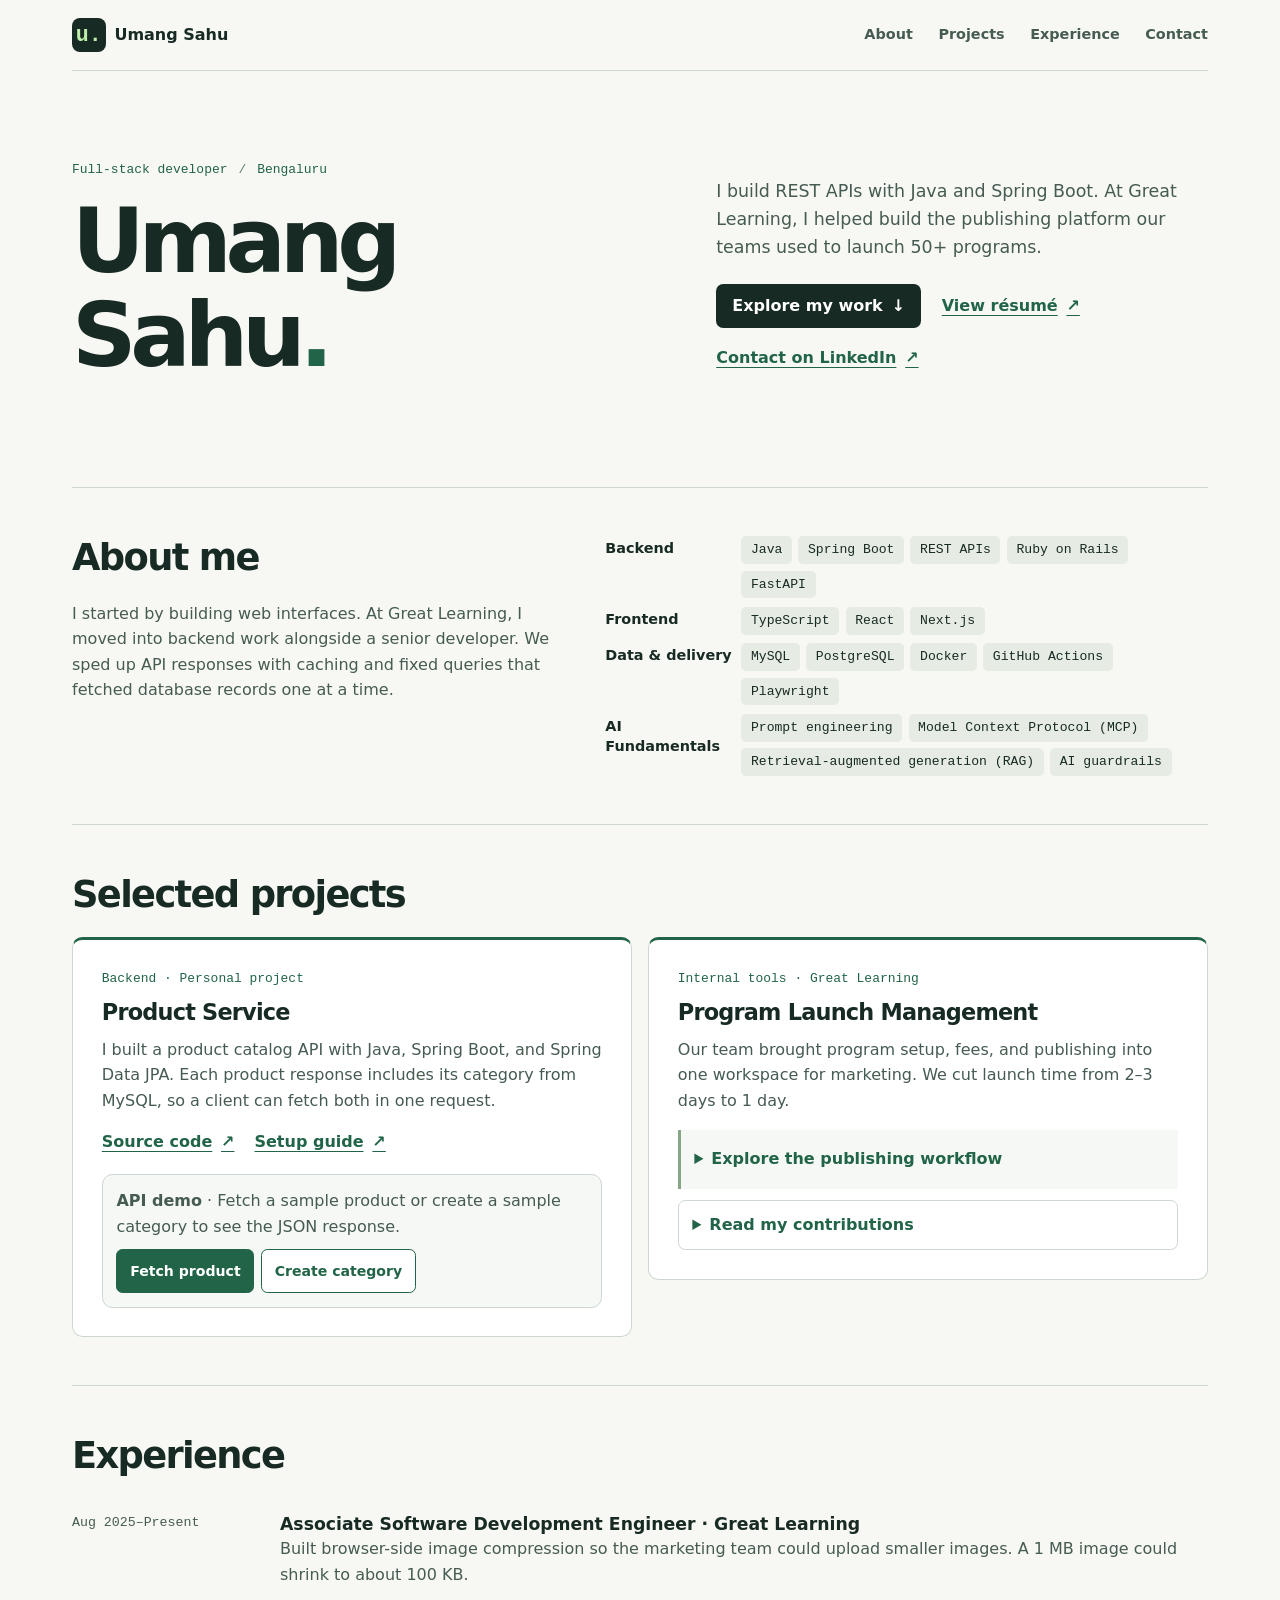
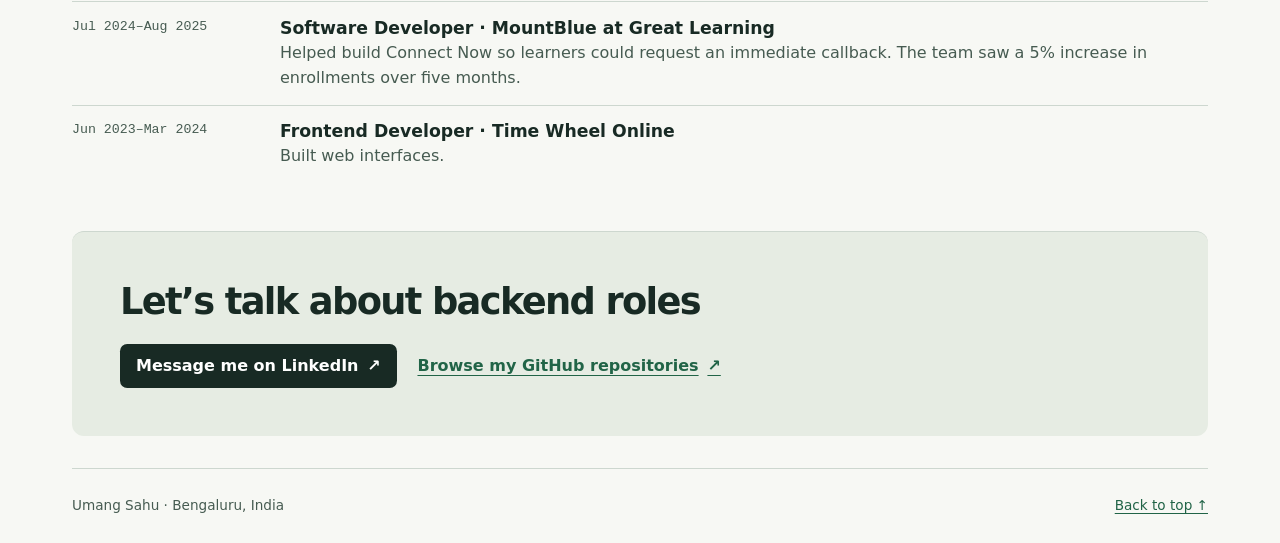
<file: portfolio/index.html>
<!doctype html>
<html lang="en">
<head>
  <meta property="og:site_name" content="Umang Sahu">
  <script type="application/ld+json">
{
  "@context": "https://schema.org",
  "@type": "ProfilePage",
  "url": "https://umang-sahu.com/",
  "mainEntity": {
    "@type": "Person",
    "name": "Umang Sahu",
    "givenName": "Umang",
    "familyName": "Sahu",
    "jobTitle": "Software Developer",
    "url": "https://umang-sahu.com/",
    "sameAs": [
      "https://github.com/umangsahu",
      "https://www.linkedin.com/in/umangsahu"
    ]
  }
}
  </script>
  <script>(function(w,d,s,l,i){w[l]=w[l]||[];w[l].push({'gtm.start':new Date().getTime(),event:'gtm.js'});var f=d.getElementsByTagName(s)[0],j=d.createElement(s),dl=l!='dataLayer'?'&l='+l:'';j.async=true;j.src='https://www.googletagmanager.com/gtm.js?id='+i+dl;f.parentNode.insertBefore(j,f);})(window,document,'script','dataLayer','GTM-TRQMFHM3');</script>
  <meta charset="utf-8">
  <meta name="viewport" content="width=device-width, initial-scale=1">
  <meta name="google-site-verification" content="XD-Gc328hvNBhitzA7bqlmppkahEA4vAFmDCJ1_4JKY" />
  <!-- [REPLACE: page title and search description] -->
  <title>Umang Sahu | Java &amp; Spring Boot Developer in Bengaluru</title>
  <meta name="description" content="Explore Umang Sahu’s Java and Spring Boot catalog API and his work on the publishing platform teams used to launch 50+ programs at Great Learning.">
  <link rel="canonical" href="https://umang-sahu.com/">
  <link rel="icon" type="image/png" sizes="384x384" href="favicon.png">
  <meta property="og:title" content="Umang Sahu | Java &amp; Spring Boot Developer in Bengaluru">
  <meta property="og:description" content="Explore Umang Sahu’s Java and Spring Boot catalog API and his work on the publishing platform teams used to launch 50+ programs at Great Learning.">
  <meta property="og:type" content="website">
  <meta property="og:url" content="https://umang-sahu.com/">
  <meta property="og:image" content="https://umang-sahu.com/favicon.png">
  <meta property="og:image:alt" content="Umang Sahu’s green u. monogram">
  <meta name="theme-color" content="#f7f8f4">
  <link rel="stylesheet" href="portfolio.css">
  <script src="reveals.js" defer></script>
  <script src="api-demo.js" defer></script>
</head>
<body>
  <noscript><iframe src="https://www.googletagmanager.com/ns.html?id=GTM-TRQMFHM3" height="0" width="0" style="display:none;visibility:hidden"></iframe></noscript>
  <span id="new-tab-note" hidden>Opens in a new tab.</span>
  <a class="skip" href="#main">Skip to content</a>
  <header class="masthead wrap">
    <!-- [REPLACE: name in header, hero, title and footer] -->
    <a class="brand" href="#intro"><span class="mark" aria-hidden="true">u.</span> Umang Sahu</a>
    <nav aria-label="Portfolio">
      <ul>
        <li><a href="#about">About</a></li>
        <li><a href="#work">Projects</a></li>
        <li><a href="#experience">Experience</a></li>
        <li><a href="#contact">Contact</a></li>
      </ul>
    </nav>
  </header>

  <main class="wrap" id="main">
    <section class="hero" id="intro" aria-labelledby="name">
      <!-- [REPLACE: professional title, location and bio] -->
      <div class="bio" data-reveal>
        <p class="role">Full-stack developer <span> / </span> Bengaluru</p>
        <h1 id="name">Umang Sahu<span>.</span></h1>
      </div>
      <div class="hero-content" data-reveal>
        <p class="intro">I build REST APIs with Java and Spring Boot. At Great Learning, I helped build the publishing platform our teams used to launch 50+ programs.</p>
        <div class="links">
          <a class="primary" href="#work">Explore my work <span aria-hidden="true">↓</span></a>
          <a href="resume.html" target="_blank" rel="noopener" aria-describedby="new-tab-note">View résumé <span aria-hidden="true">↗</span></a>
          <a href="https://linkedin.com/in/umangsahu" target="_blank" rel="noopener" aria-describedby="new-tab-note">Contact on LinkedIn <span aria-hidden="true">↗</span></a>
        </div>
      </div>

    </section>

    <section class="section about" id="about" aria-labelledby="about-title">
      <div data-reveal>
        <h2 id="about-title">About me</h2>
        <p class="about-copy">I started by building web interfaces. At Great Learning, I moved into backend work alongside a senior developer. We sped up API responses with caching and fixed queries that fetched database records one at a time.</p>
      </div>
      <!-- [REPLACE: skill group names and individual tags] -->
      <div class="skill-groups" id="skills" data-reveal>
        <div><h3>Backend</h3><ul class="tags"><li>Java</li><li>Spring Boot</li><li>REST APIs</li><li>Ruby on Rails</li><li>FastAPI</li></ul></div>
        <div><h3>Frontend</h3><ul class="tags"><li>TypeScript</li><li>React</li><li>Next.js</li></ul></div>
        <div><h3>Data &amp; delivery</h3><ul class="tags"><li>MySQL</li><li>PostgreSQL</li><li>Docker</li><li>GitHub Actions</li><li>Playwright</li></ul></div>
        <div>
          <h3>AI Fundamentals</h3>
          <ul class="tags">
            <li>Prompt engineering</li>
            <li>Model Context Protocol (MCP)</li>
            <li>Retrieval-augmented generation (RAG)</li>
            <li>AI guardrails</li>
          </ul>
        </div>
      </div>
    </section>

    <section class="section" id="work" aria-labelledby="work-title">
      <h2 id="work-title" data-reveal>Selected projects</h2>
      <div class="projects">
        <!-- [REPLACE: project title, stack, summary and repository URL] -->
        <article class="project" data-reveal>
          <p class="meta">Backend · Personal project</p>
          <h3>Product Service</h3>
          <p>I built a product catalog API with Java, Spring Boot, and Spring Data JPA. Each product response includes its category from MySQL, so a client can fetch both in one request.</p>
          <div class="project-links">
            <a href="https://github.com/umangsahu/product-service/tree/feature" target="_blank" rel="noopener" aria-describedby="new-tab-note">Source code <span aria-hidden="true">↗</span></a>
            <a href="https://github.com/umangsahu/product-service/blob/feature/README.md" target="_blank" rel="noopener" aria-describedby="new-tab-note">Setup guide <span aria-hidden="true">↗</span></a>
          </div>
          <div class="api-demo">
            <p><strong>API demo</strong> · Fetch a sample product or create a sample category to see the JSON response.</p>
            <div class="demo-actions" hidden>
              <button type="button" data-product>Fetch product</button>
              <button type="button" data-category>Create category</button>
            </div>
            <p class="demo-status" role="status"></p>
            <div class="request" hidden>
              <div class="route"><strong></strong><code></code></div>
              <pre><code></code></pre>
            </div>
            <noscript><a href="sample-product.json" target="_blank" rel="noopener" aria-describedby="new-tab-note">View sample product JSON <span aria-hidden="true">↗</span></a></noscript>
          </div>
        </article>
        <article class="project" data-reveal>
          <p class="meta">Internal tools · Great Learning</p>
          <h3>Program Launch Management</h3>
          <p>Our team brought program setup, fees, and publishing into one workspace for marketing. We cut launch time from 2–3 days to 1 day.</p>
          <details class="workflow">
            <summary>Explore the publishing workflow</summary>
            <ol>
              <li><strong>Configure</strong> program details, fees, and themes.</li>
              <li><strong>Preview</strong> page and asset changes.</li>
              <li><strong>Verify</strong> forms, images, and SEO metadata with Playwright.</li>
            </ol>
          </details>
          <details class="contributions">
            <summary>Read my contributions</summary>
            <ul>
              <li>Built the React interface for configuring programs and previewing pages.</li>
              <li>Added an audit trail showing who published each change, what changed, and why.</li>
              <li>Wrote Playwright checks that replaced 1.5–2 hours of manual testing per publish.</li>
            </ul>
          </details>
        </article>
      </div>
    </section>

    <section class="section" id="experience" aria-labelledby="experience-title">
      <h2 id="experience-title" data-reveal>Experience</h2>
      <!-- [REPLACE: dates, employers, titles and outcomes] -->
      <ol class="experience">
        <li data-reveal>
          <span class="dates">Aug 2025–Present</span>
          <div><h3>Associate Software Development Engineer · Great Learning</h3><p>Built browser-side image compression so the marketing team could upload smaller images. A 1 MB image could shrink to about 100 KB.</p></div>
        </li>
        <li data-reveal>
          <span class="dates">Jul 2024–Aug 2025</span>
          <div><h3>Software Developer · MountBlue at Great Learning</h3><p>Helped build Connect Now so learners could request an immediate callback. The team saw a 5% increase in enrollments over five months.</p></div>
        </li>
        <li data-reveal>
          <span class="dates">Jun 2023–Mar 2024</span>
          <div><h3>Frontend Developer · Time Wheel Online</h3><p>Built web interfaces.</p></div>
        </li>
      </ol>
    </section>



    <section class="section contact" data-reveal id="contact" aria-labelledby="contact-title">
      <h2 id="contact-title">Let’s talk about backend roles</h2>
      <div class="links">
        <a class="primary" href="https://linkedin.com/in/umangsahu" target="_blank" rel="noopener" aria-describedby="new-tab-note">Message me on LinkedIn <span aria-hidden="true">↗</span></a>
        <a href="https://github.com/umangsahu?tab=repositories" target="_blank" rel="noopener" aria-describedby="new-tab-note">Browse my GitHub repositories <span aria-hidden="true">↗</span></a>
        <!-- [REPLACE: example email and link label before enabling]
        <a href="mailto:you@example.com">Email me</a>
        -->
      </div>
    </section>
  </main>

  <footer class="wrap"><span>Umang Sahu · Bengaluru, India</span><a href="#intro">Back to top ↑</a></footer>
</body>
</html>
</file>
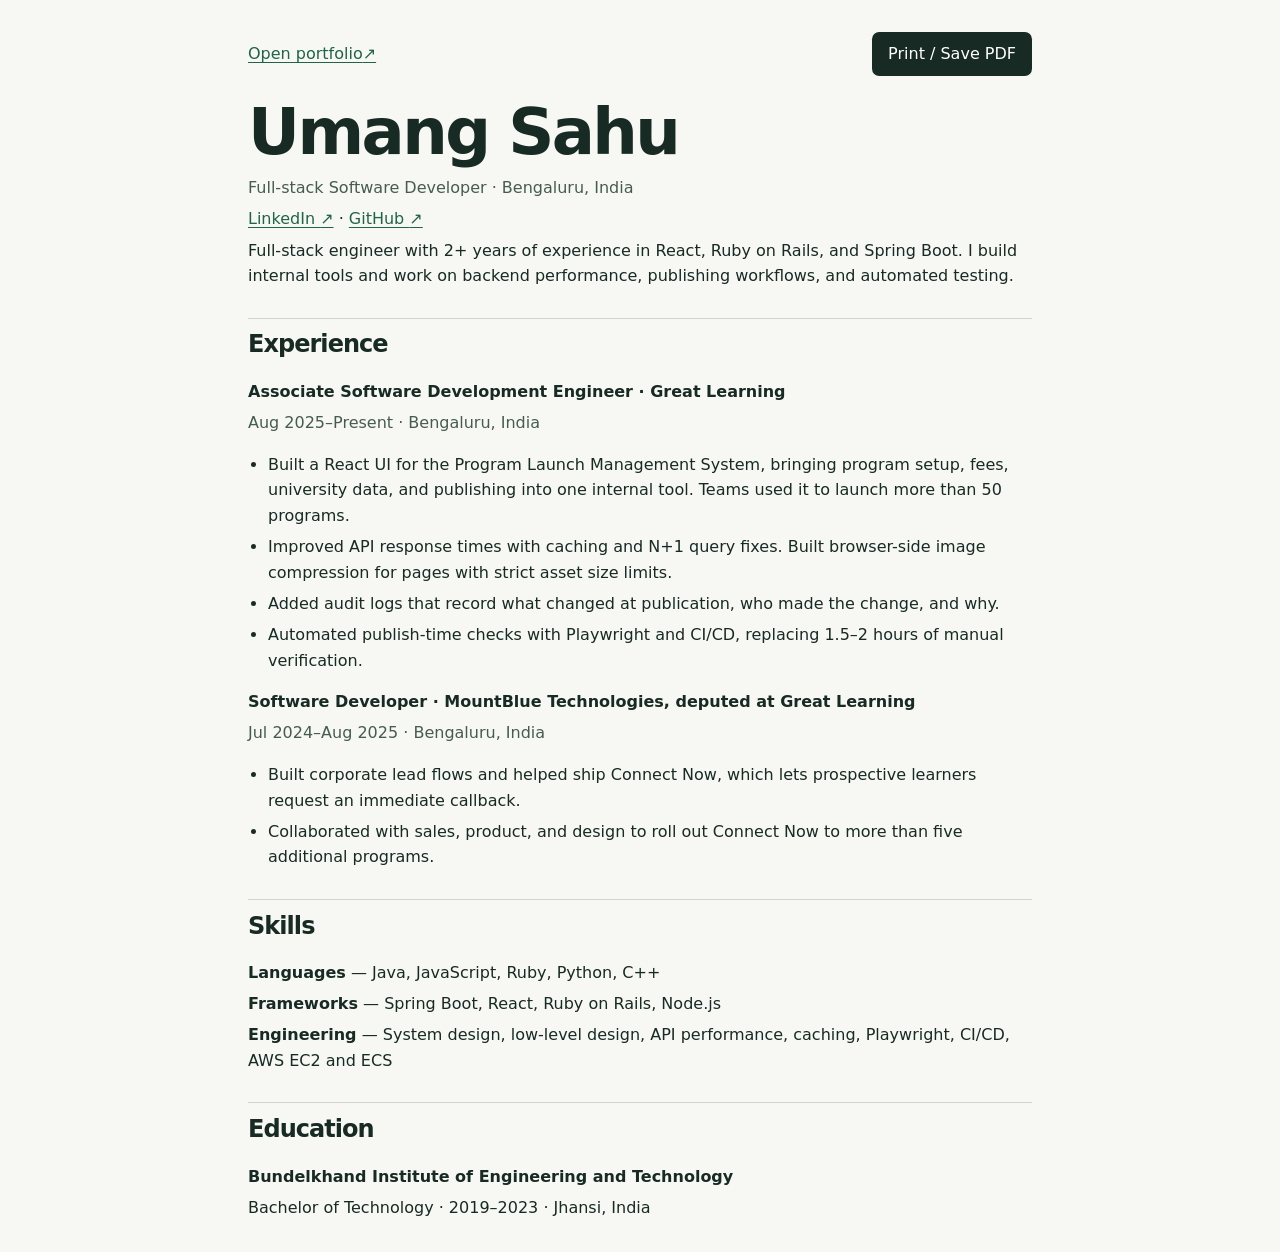
<file: portfolio/resume.html>
<!doctype html>
<html lang="en">
<head>
  <script>(function(w,d,s,l,i){w[l]=w[l]||[];w[l].push({'gtm.start':new Date().getTime(),event:'gtm.js'});var f=d.getElementsByTagName(s)[0],j=d.createElement(s),dl=l!='dataLayer'?'&l='+l:'';j.async=true;j.src='https://www.googletagmanager.com/gtm.js?id='+i+dl;f.parentNode.insertBefore(j,f);})(window,document,'script','dataLayer','GTM-TRQMFHM3');</script>
  <meta charset="utf-8">
  <meta name="viewport" content="width=device-width, initial-scale=1">
  <title>Umang Sahu | Software Developer Résumé</title>
  <meta name="description" content="Read Umang Sahu’s software engineering résumé, covering his work at Great Learning and MountBlue, backend performance, React interfaces, and release automation.">
  <link rel="canonical" href="https://umang-sahu.com/resume.html">
  <link rel="icon" type="image/png" sizes="384x384" href="favicon.png">
  <meta property="og:title" content="Umang Sahu | Software Developer Résumé">
  <meta property="og:description" content="Read Umang Sahu’s software engineering résumé, covering his work at Great Learning and MountBlue, backend performance, React interfaces, and release automation.">
  <meta property="og:type" content="website">
  <meta property="og:url" content="https://umang-sahu.com/resume.html">
  <meta property="og:image" content="https://umang-sahu.com/favicon.png">
  <meta property="og:image:alt" content="Umang Sahu’s green u. monogram">
  <style>
    * { box-sizing: border-box; }
    body { margin: 0; background: #f7f8f4; color: #182a24; font: 1rem/1.6 system-ui, sans-serif; }
    .page { width: min(100% - 2rem, 49rem); margin: 2rem auto; }
    a { color: #216447; text-underline-offset: .2em; }
    a:focus-visible { outline: 2px solid #216447; outline-offset: 4px; }
    h1, h2 { font-family: Inter, system-ui, sans-serif; font-weight: 700; letter-spacing: -.04em; line-height: 1.15; }
    h1 { font-size: clamp(2.7rem, 8vw, 4rem); margin: 1.25rem 0 .25rem; }
    h2 { margin-top: 1.8rem; padding-top: .8rem; border-top: 1px solid #cdd7cf; }
    h3 { font-size: 1rem; margin-bottom: .2rem; }
    p { margin: .35rem 0; }
    .meta { color: #465b51; }
    ul { padding-left: 1.25rem; }
    li + li { margin-top: .35rem; }
    .actions { display: flex; align-items: center; justify-content: space-between; gap: 1rem; flex-wrap: wrap; }
    .actions a, .actions button { min-height: 44px; display: inline-flex; align-items: center; }
    .actions button { background: #182a24; color: white; font: inherit; border: 0; padding-inline: 1rem; border-radius: .45rem; cursor: pointer; }
    .actions button:focus-visible { outline: 3px solid #38895a; outline-offset: 3px; }
    @media print {
      body { background: white; color: black; font-size: 10pt; }
      .page { width: auto; margin: 0; }
      .actions { display: none; }
      h2, h3 { break-after: avoid; }
    }
  </style>
</head>
<body>
  <noscript><iframe src="https://www.googletagmanager.com/ns.html?id=GTM-TRQMFHM3" height="0" width="0" style="display:none;visibility:hidden"></iframe></noscript>
  <span id="new-tab-note" hidden>Opens in a new tab.</span>
  <main class="page">
    <header>
      <div class="actions">
        <a href="./" target="_blank" rel="noopener" aria-describedby="new-tab-note">Open portfolio <span aria-hidden="true">↗</span></a>
      </div>
      <h1>Umang Sahu</h1>
      <p class="meta">Full-stack Software Developer · Bengaluru, India</p>
      <p><a href="https://linkedin.com/in/umangsahu" target="_blank" rel="noopener" aria-describedby="new-tab-note">LinkedIn <span aria-hidden="true">↗</span></a> · <a href="https://github.com/umangsahu" target="_blank" rel="noopener" aria-describedby="new-tab-note">GitHub <span aria-hidden="true">↗</span></a></p>
      <p>Full-stack engineer with 2+ years of experience in React, Ruby on Rails, and Spring Boot. I build internal tools and work on backend performance, publishing workflows, and automated testing.</p>
    </header>

    <section aria-labelledby="experience">
      <h2 id="experience">Experience</h2>
      <article>
        <h3>Associate Software Development Engineer · Great Learning</h3>
        <p class="meta">Aug 2025–Present · Bengaluru, India</p>
        <ul>
          <li>Built a React UI for the Program Launch Management System, bringing program setup, fees, university data, and publishing into one internal tool. Teams used it to launch more than 50 programs.</li>
          <li>Improved API response times with caching and N+1 query fixes. Built browser-side image compression for pages with strict asset size limits.</li>
          <li>Added audit logs that record what changed at publication, who made the change, and why.</li>
          <li>Automated publish-time checks with Playwright and CI/CD, replacing 1.5–2 hours of manual verification.</li>
        </ul>
      </article>
      <article>
        <h3>Software Developer · MountBlue Technologies, deputed at Great Learning</h3>
        <p class="meta">Jul 2024–Aug 2025 · Bengaluru, India</p>
        <ul>
          <li>Built corporate lead flows and helped ship Connect Now, which lets prospective learners request an immediate callback.</li>
          <li>Collaborated with sales, product, and design to roll out Connect Now to more than five additional programs.</li>
        </ul>
      </article>
    </section>

    <section aria-labelledby="skills">
      <h2 id="skills">Skills</h2>
      <p><strong>Languages</strong> — Java, JavaScript, Ruby, Python, C++</p>
      <p><strong>Frameworks</strong> — Spring Boot, React, Ruby on Rails, Node.js</p>
      <p><strong>Engineering</strong> — System design, low-level design, API performance, caching, Playwright, CI/CD, AWS EC2 and ECS</p>
    </section>

    <section aria-labelledby="education">
      <h2 id="education">Education</h2>
      <h3>Bundelkhand Institute of Engineering and Technology</h3>
      <p>Bachelor of Technology · 2019–2023 · Jhansi, India</p>
    </section>
  </main>
  <script>
    const printButton = document.createElement('button');
    printButton.type = 'button';
    printButton.textContent = 'Print / Save PDF';
    printButton.addEventListener('click', () => window.print());
    document.querySelector('.actions').append(printButton);
  </script>
</body>
</html>
</file>
<file: portfolio/portfolio.css>
:root {
  --paper: #f7f8f4;
  --ink: #182a24;
  --muted: #465b51;
  --green: #216447;
  --line: #cdd7cf;
  --mono: "IBM Plex Mono", ui-monospace, Menlo, monospace;
  --sans: Inter, system-ui, sans-serif;
}
* { box-sizing: border-box; }
html { scroll-padding-top: 1rem; }
body { margin: 0; color: var(--ink); background: var(--paper); font: 1rem/1.6 var(--sans); }
.wrap { width: min(calc(100% - 3rem), 71rem); margin-inline: auto; }
h1, h2, h3, p, figure, pre, ul, ol { margin: 0; }
a { color: var(--green); text-underline-offset: .25em; }
a:hover { text-decoration-thickness: 2px; }
a:focus-visible { outline: 3px solid #38895a; outline-offset: 4px; }
.skip { position: absolute; top: .5rem; left: .5rem; transform: translateY(-200%); padding: .6rem; background: white; z-index: 1; }
.skip:focus { transform: none; }
.masthead, nav ul, .links, .brand, .project-links { display: flex; align-items: center; flex-wrap: wrap; }
.masthead { justify-content: space-between; padding: .8rem 0; border-bottom: 1px solid var(--line); gap: .2rem 1rem; }
.brand { gap: .55rem; font-weight: 750; color: var(--ink); text-decoration: none; }
.mark { display: grid; place-content: center; width: 2.1rem; height: 2.1rem; border-radius: .5rem; background: var(--ink); color: #beefab; font: bold 1.35rem var(--mono); }
nav ul, .tags, .experience { padding: 0; list-style: none; }
nav ul { gap: clamp(.65rem, 2vw, 1.6rem); }
nav a, .links a, .project a { display: inline-flex; align-items: center; min-height: 44px; gap: .55rem; font-weight: 630; }
nav a { font-size: .9rem; text-decoration: none; color: var(--muted); }
nav a:hover { text-decoration: underline; }
.hero { display: grid; grid-template-columns: 1.18fr 1fr; align-items: center; gap: clamp(2rem, 5vw, 4rem); padding-block: clamp(3rem, 7vw, 6rem); }
.role, .meta, .dates { font-family: var(--mono); }
.role, .meta { color: var(--green); font-size: .81rem; }
.role span { color: #65806c; margin-inline: .2rem; }
h1 { font-size: clamp(3.5rem, 7vw, 6.4rem); line-height: 1.05; letter-spacing: -.07em; margin: .8rem 0 1rem; }
h1 span { color: var(--green); }
.intro, .project p, .experience p { color: var(--muted); }
.intro { max-width: 49ch; font-size: 1.09rem; }
.links { gap: .5rem 1.3rem; margin-top: 1.4rem; }
.primary { background: var(--ink); color: white; padding-inline: 1rem; border-radius: .45rem; text-decoration: none; }
.primary:hover { background: var(--green); }
summary { cursor: pointer; }
summary:focus-visible, button:focus-visible { outline: 3px solid #38895a; outline-offset: 3px; }
.section { border-top: 1px solid var(--line); padding-block: clamp(1.75rem, 4vw, 3rem); }
h2 { font-size: clamp(1.6rem, 3vw, 2.3rem); letter-spacing: -.045em; line-height: 1.2; margin-bottom: 1.25rem; }
h3 { font-size: 1.08rem; line-height: 1.4; }
.projects, .skill-groups { display: grid; gap: 1rem; }
.projects { grid-template-columns: repeat(2, minmax(0, 1fr)); align-items: start; }
.project { padding: clamp(1.15rem, 2.5vw, 1.8rem); border: 1px solid var(--line); border-radius: .65rem; background: #fff; display: flex; flex-direction: column; align-items: flex-start; }
.project .meta { color: var(--green); }
.project h3 { font-size: 1.4rem; letter-spacing: -.035em; margin: .5rem 0; }
.project p { max-width: 54ch; }
.project-links { gap: 1.25rem; }
.project a { padding-top: .75rem; }
.experience li { display: grid; grid-template-columns: 12rem 1fr; gap: .25rem 1rem; padding: .85rem 0; }
.experience li + li { border-top: 1px solid var(--line); }
.dates { color: var(--muted); font-size: .83rem; }
.skill-groups { grid-template-columns: repeat(3, 1fr); }
.tags { display: flex; flex-wrap: wrap; gap: .4rem; margin-top: .7rem; }
.tags li { font: .82rem/1.5 var(--mono); padding: .25rem .6rem; border-radius: .3rem; background: #e6ece3; }
footer { display: flex; flex-wrap: wrap; justify-content: space-between; align-items: center; gap: .5rem; border-top: 1px solid var(--line); padding-block: 1rem; color: var(--muted); font-size: .85rem; }
@media (max-width: 48rem) {
  .hero, .projects { grid-template-columns: 1fr; }
  .hero { gap: 1.7rem; }

}
@media (max-width: 35rem) {
  .wrap { width: calc(100% - 2rem); }
  .skill-groups, .experience li { grid-template-columns: 1fr; }

}

footer a { padding-block: .65rem; }
@media (min-width: 48.01rem) {
  .masthead { position: sticky; top: 0; z-index: 2; background: var(--paper); }
  html { scroll-padding-top: 5rem; }
  .skip:focus { position: fixed; z-index: 3; }
}
@media (max-width: 48rem) {
  .hero { padding-block: 2rem; gap: .35rem; }
  .hero h1 { margin-bottom: .4rem; }
}

.about { display: grid; grid-template-columns: 1fr 1.25fr; gap: clamp(1.2rem, 4vw, 4rem); }
.about-copy { max-width: 48ch; color: var(--muted); }
.about .skill-groups { grid-template-columns: 1fr; gap: .55rem; align-content: center; }
.about .skill-groups > div { display: grid; grid-template-columns: 8rem 1fr; align-items: baseline; gap: .5rem; }
.about .skill-groups h3 { font-size: .9rem; }
.about .tags { margin: 0; }
.project { border-top: 3px solid var(--green); }
.project:focus-within { border-color: var(--green); }
.contact { padding-inline: clamp(1.2rem, 4vw, 3rem); background: #e6ece3; border-radius: .75rem; margin-bottom: 2rem; }
.contact .links { margin-top: 0; }
@media (max-width: 48rem) {
  .about { grid-template-columns: 1fr; }
}
@media (max-width: 35rem) {
  .about .skill-groups > div { grid-template-columns: 1fr; gap: .25rem; }
}

/* Change duration, distance, or the desktop card delay to tune the motion. */
@media screen and (prefers-reduced-motion: no-preference) {
  html { scroll-behavior: smooth; }
  .revealed { animation: reveal-in 360ms ease-out var(--reveal-delay, 0ms) backwards; }
  .primary { transition: background-color 140ms ease, transform 140ms ease; }
  .primary:active { transform: translateY(1px); }
  @keyframes reveal-in {
    from { opacity: .84; transform: translateY(8px); }
    to { opacity: 1; transform: translateY(0); }
  }
}
@media (min-width: 48.01rem) {
  .project + .project { --reveal-delay: 65ms; }
}

.api-demo { min-width: 0; width: 100%; margin: 1rem 0 0; padding: .85rem; border: 1px solid var(--line); border-radius: .65rem; background: #f5f8f4; }
.demo-actions { display: flex; flex-wrap: wrap; gap: .4rem; margin-top: .6rem; }
.demo-actions button { min-height: 44px; padding-inline: .8rem; border: 1px solid var(--green); border-radius: .4rem; color: var(--green); background: white; font: 650 .88rem var(--sans); cursor: pointer; }
.demo-actions button:first-child { background: var(--green); color: white; }
.demo-actions button:active { box-shadow: inset 0 0 0 2px currentColor; }
.demo-status:not(:empty) { padding-top: .7rem; font-size: .9rem; }
.request { margin-top: .65rem; padding: .85rem; background: #182d25; color: #eff7ee; border-radius: .4rem; }
.api-demo [hidden] { display: none; }
.contributions { width: 100%; margin-top: .7rem; border: 1px solid var(--line); border-radius: .45rem; }
.contributions summary { padding: .7rem .85rem; font-weight: 650; color: var(--green); }
.contributions[open] { border-color: var(--green); background: #edf5eb; }
.contributions ul { margin: 0; padding: 0 1rem 1rem 2rem; }
.contributions li + li { margin-top: .45rem; }
.route { display: flex; align-items: baseline; gap: .7rem; border-bottom: 1px solid #496153; padding-bottom: .5rem; }
.route strong { color: #c0e8a8; font: bold .82rem var(--mono); }
.request code { font-family: var(--mono); }
.request pre { margin: .65rem 0 0; white-space: pre-wrap; overflow-wrap: anywhere; font-size: .82rem; line-height: 1.6; }
.workflow { width: 100%; margin-top: 1rem; padding: .5rem .85rem; border-left: 3px solid #86a686; background: #f5f8f4; }
.workflow summary { padding-block: .55rem; font-weight: 650; color: var(--green); }
.workflow ol { padding: .3rem 0 .5rem 1.35rem; }
.workflow li + li { margin-top: .35rem; }
@media (hover: hover) {
  .workflow summary:hover { color: var(--ink); text-decoration: underline; }
}
</file>
